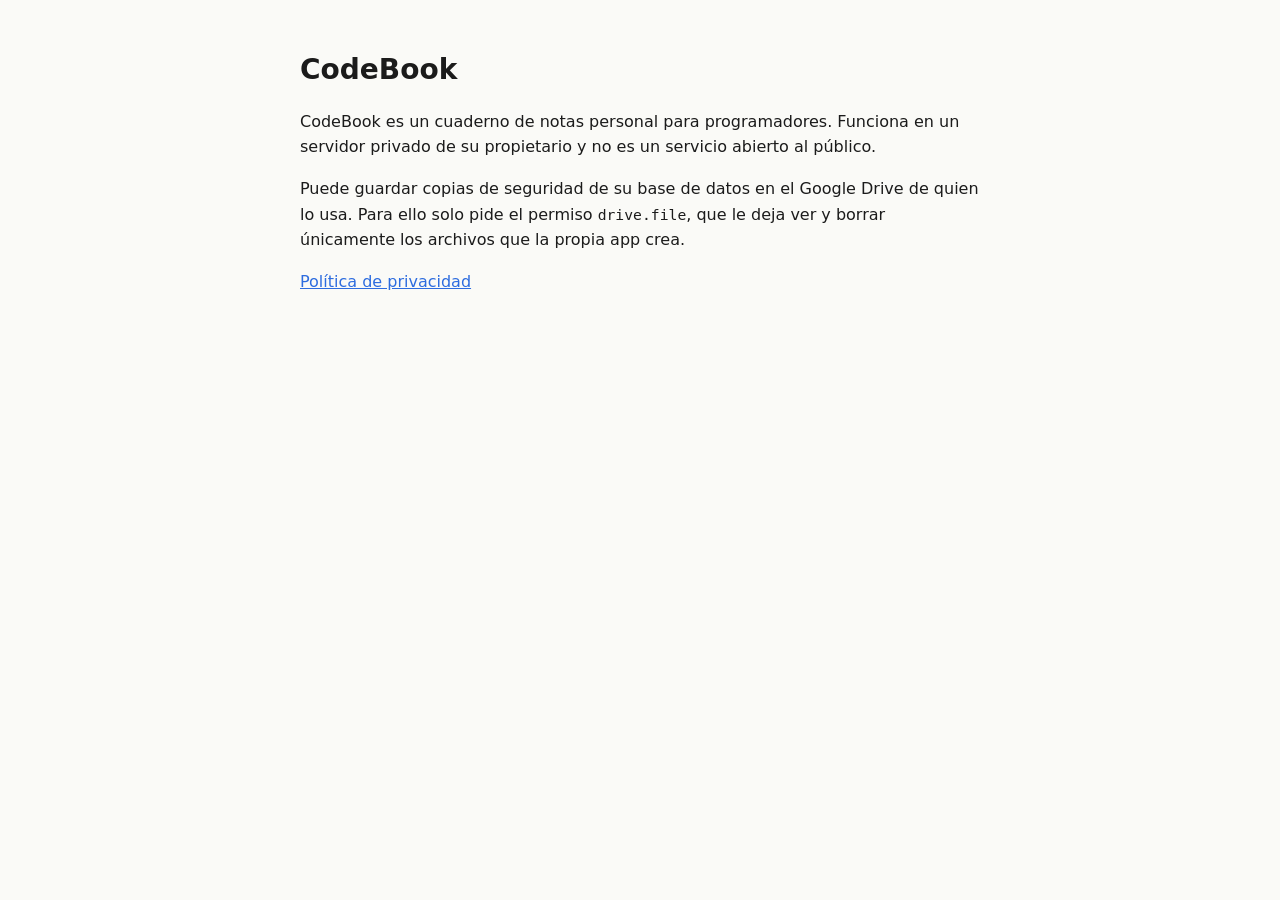
<file: index.html>
<!doctype html>
<html lang="es">
<head>
<meta charset="utf-8">
<meta name="viewport" content="width=device-width, initial-scale=1">
<title>CodeBook</title>
<link rel="stylesheet" href="style.css">
</head>
<body>
<main>
<h1>CodeBook</h1>
<p>CodeBook es un cuaderno de notas personal para programadores. Funciona en un servidor
privado de su propietario y no es un servicio abierto al público.</p>
<p>Puede guardar copias de seguridad de su base de datos en el Google Drive de quien lo
usa. Para ello solo pide el permiso <code>drive.file</code>, que le deja ver y borrar
únicamente los archivos que la propia app crea.</p>
<p><a href="privacidad.html">Política de privacidad</a></p>
</main>
</body>
</html>
</file>
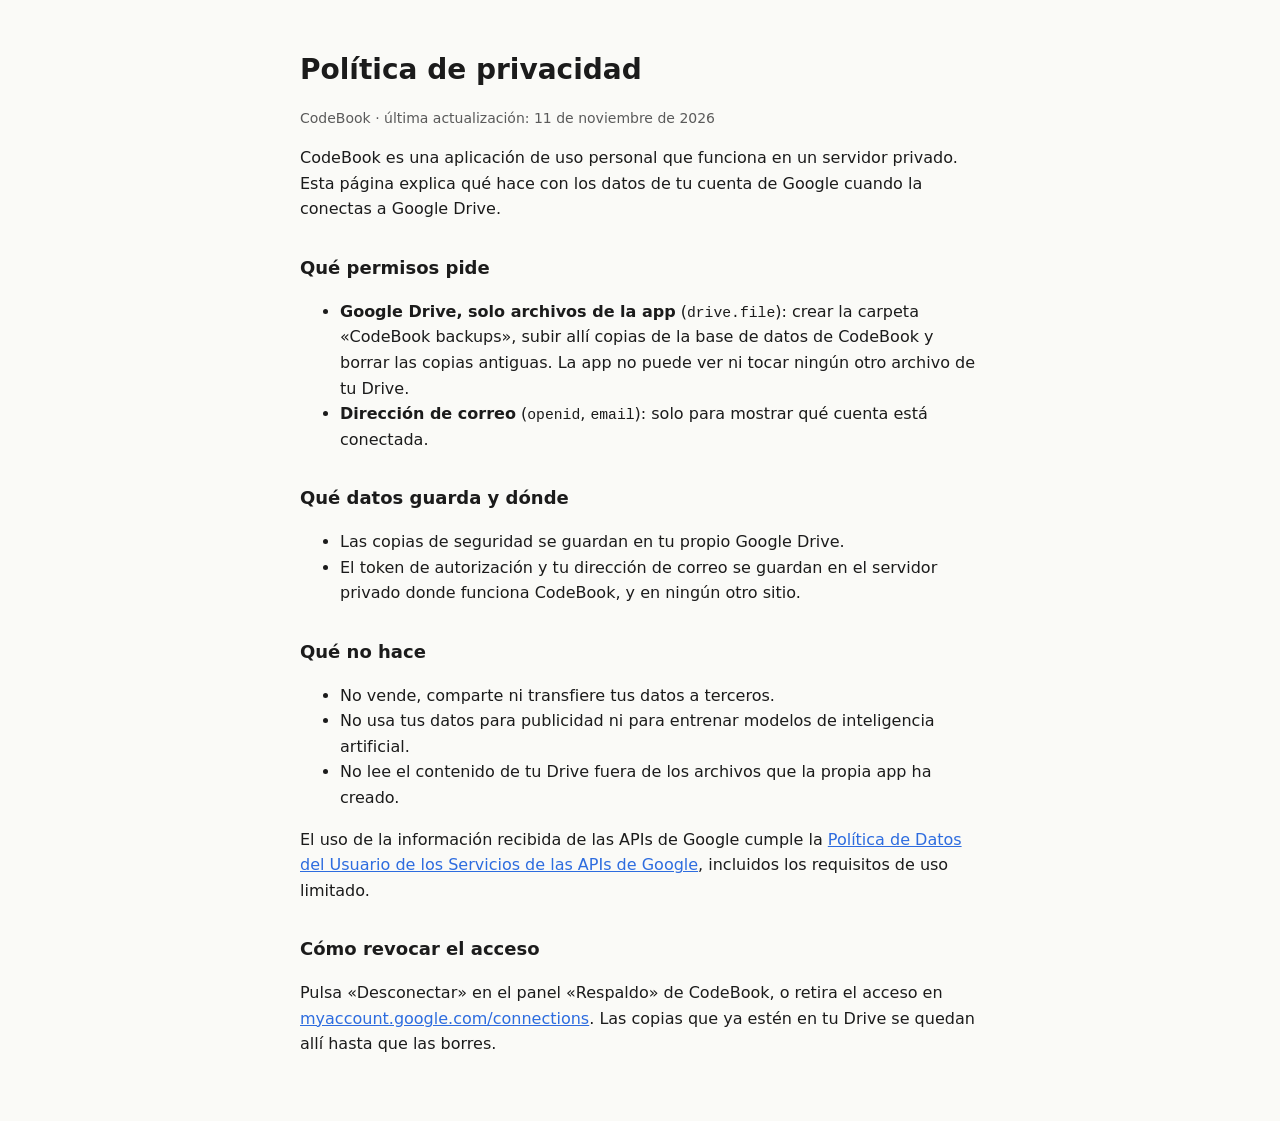
<file: privacidad.html>
<!doctype html>
<html lang="es">
<head>
<meta charset="utf-8">
<meta name="viewport" content="width=device-width, initial-scale=1">
<title>Privacidad de CodeBook</title>
<link rel="stylesheet" href="style.css">
</head>
<body>
<main>
<h1>Política de privacidad</h1>
<p class="muted">CodeBook · última actualización: 11 de noviembre de 2026</p>

<p>CodeBook es una aplicación de uso personal que funciona en un servidor privado. Esta
página explica qué hace con los datos de tu cuenta de Google cuando la conectas a Google
Drive.</p>

<h2>Qué permisos pide</h2>
<ul>
<li><strong>Google Drive, solo archivos de la app</strong> (<code>drive.file</code>): crear la
carpeta «CodeBook backups», subir allí copias de la base de datos de CodeBook y borrar las
copias antiguas. La app no puede ver ni tocar ningún otro archivo de tu Drive.</li>
<li><strong>Dirección de correo</strong> (<code>openid</code>, <code>email</code>): solo para
mostrar qué cuenta está conectada.</li>
</ul>

<h2>Qué datos guarda y dónde</h2>
<ul>
<li>Las copias de seguridad se guardan en tu propio Google Drive.</li>
<li>El token de autorización y tu dirección de correo se guardan en el servidor privado
donde funciona CodeBook, y en ningún otro sitio.</li>
</ul>

<h2>Qué no hace</h2>
<ul>
<li>No vende, comparte ni transfiere tus datos a terceros.</li>
<li>No usa tus datos para publicidad ni para entrenar modelos de inteligencia artificial.</li>
<li>No lee el contenido de tu Drive fuera de los archivos que la propia app ha creado.</li>
</ul>
<p>El uso de la información recibida de las APIs de Google cumple la
<a href="https://developers.google.com/terms/api-services-user-data-policy">Política de Datos
del Usuario de los Servicios de las APIs de Google</a>, incluidos los requisitos de uso
limitado.</p>

<h2>Cómo revocar el acceso</h2>
<p>Pulsa «Desconectar» en el panel «Respaldo» de CodeBook, o retira el acceso en
<a href="https://myaccount.google.com/connections">myaccount.google.com/connections</a>.
Las copias que ya estén en tu Drive se quedan allí hasta que las borres.</p>
</main>
</body>
</html>
</file>
<file: style.css>
:root { color-scheme: light dark; --fg: #1b1b1b; --bg: #fafaf7; --muted: #5a5a5a; --accent: #2d6cdf; }
@media (prefers-color-scheme: dark) { :root { --fg: #e8e8e8; --bg: #0f131a; --muted: #a0a7b4; --accent: #6aa8ff; } }
body { margin: 0; background: var(--bg); color: var(--fg); font: 16px/1.6 -apple-system, system-ui, sans-serif; }
main { max-width: 680px; margin: 0 auto; padding: 48px 16px; }
h1 { font-size: 28px; margin: 0 0 8px; }
h2 { font-size: 18px; margin: 32px 0 8px; }
p, li { color: var(--fg); }
.muted { color: var(--muted); font-size: 14px; }
a { color: var(--accent); }
code { font: 0.92em ui-monospace, Menlo, monospace; }
</file>
